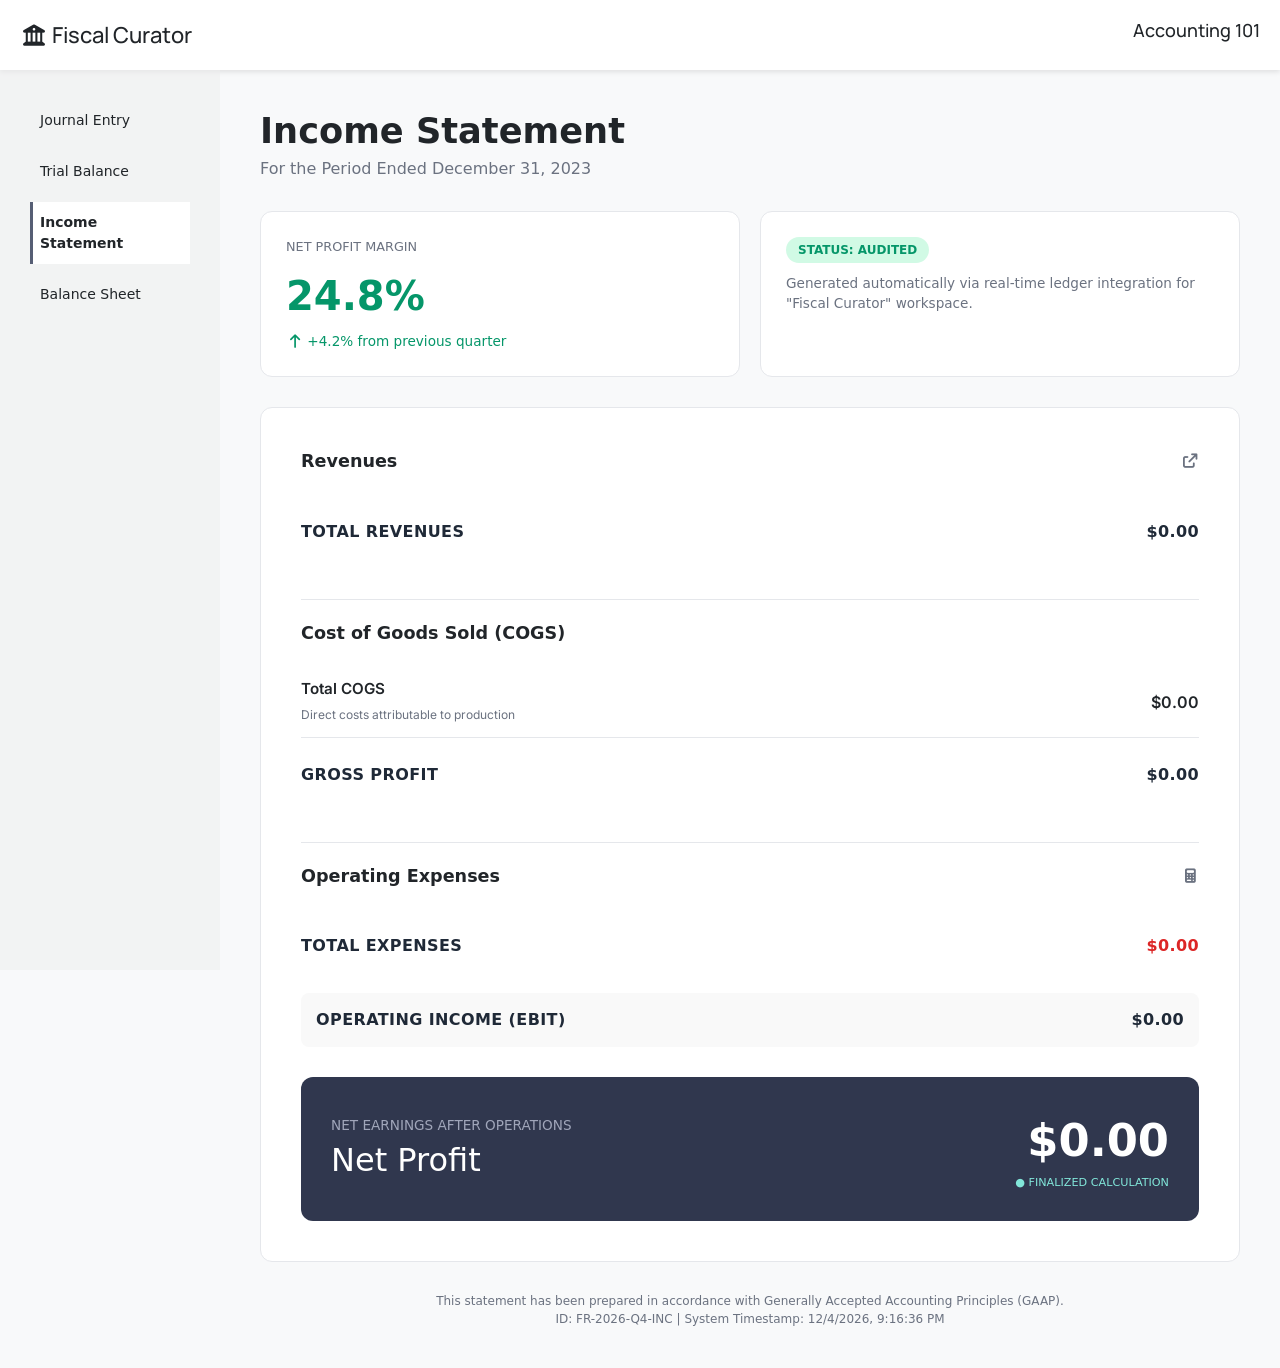
<file: income-statement.html>
<!DOCTYPE html>
<html lang="en">

<head>
    <meta charset="UTF-8">
    <meta name="viewport" content="width=device-width, initial-scale=1.0">
    <title>Fiscal Curator - Income Statement</title>
    <link href="https://fonts.googleapis.com/css2?family=Inter:wght@400;500;600;700&family=Manrope&display=swap"
        rel="stylesheet">
    <link rel="stylesheet" href="./css/style.css">
    <link rel="stylesheet" href="./css/all.min.css">
    <link rel="stylesheet" href="./css/bootstrap.min.css">
    <style>
        :root {
            --bg-color: #f8f9fa;
            --main-bg: #ffffff;
            --text-primary: #1f2937;
            --text-secondary: #6b7280;
            --accent-green: #059669;
            --status-green-bg: #d1fae5;
            --expense-red: #dc2626;
            --dark-blue-footer: #30374e;
            --border-color: #e5e7eb;
        }

        body {
            background-color: var(--bg-color);
            margin: 0;
        }

        .main {
            flex: 1;
            padding: 40px;
            overflow-y: auto;
        }

        .report-header {
            margin-bottom: 30px;
        }

        .report-title {
            font-size: 2.2rem;
            font-weight: 700;
            margin-bottom: 5px;
        }

        .summary-cards {
            display: grid;
            grid-template-columns: repeat(2, 1fr);
            gap: 20px;
            margin-bottom: 30px;
        }

        .card-custom {
            background-color: var(--main-bg);
            padding: 25px;
            border-radius: 12px;
            border: 1px solid var(--border-color);
        }

        .card-label {
            font-size: 0.8rem;
            text-transform: uppercase;
            color: var(--text-secondary);
            margin-bottom: 10px;
        }

        .card-value {
            font-size: 2.5rem;
            font-weight: 700;
            color: var(--accent-green);
        }

        .statement-box {
            background-color: var(--main-bg);
            border-radius: 12px;
            border: 1px solid var(--border-color);
            padding: 40px;
        }

        .section-header-title {
            font-size: 1.1rem;
            font-weight: 600;
            margin-bottom: 20px;
            display: flex;
            justify-content: space-between;
            align-items: center;
        }

        .section-header-title i {
            font-size: 0.9rem;
            color: var(--text-secondary);
        }

        .section-header-title:not(:first-child) {
            margin-top: 40px;
        }

        .data-table-custom {
            width: 100%;
            border-collapse: collapse;
            margin-bottom: 10px;
        }

        .data-table-custom td {
            padding: 12px 0;
            border-bottom: 1px solid var(--border-color);
            text-align: left;
        }

        .item-name {
            font-weight: 600;
            display: block;
            font-size: 0.95rem;
        }

        .item-sub {
            font-size: 0.75rem;
            color: var(--text-secondary);
        }

        td.item-val {
            text-align: right;
        }

        .item-val {
            text-align: right;
            font-weight: 600;
            font-size: 1rem;

        }

        .total-line {
            display: flex;
            justify-content: space-between;
            padding: 15px 0;
            font-weight: 700;
            font-size: 1rem;
            text-transform: uppercase;
            letter-spacing: 0.025em;
            color: var(--text-primary);
        }

        .profit-footer {
            background-color: var(--dark-blue-footer);
            color: #fff;
            padding: 30px;
            border-radius: 12px;
            display: flex;
            justify-content: space-between;
            align-items: center;
            margin-top: 30px;
        }

        .footer-val {
            font-size: 2.8rem;
            font-weight: 700;
        }

        .disclaimer {
            margin-top: 30px;
            text-align: center;
            font-size: 0.75rem;
            color: var(--text-secondary);
        }
    </style>
</head>

<body>

    <header class="topbar">
        <h1><i class="fa-solid fa-building-columns"></i> Fiscal Curator</h1>
        <h2>Accounting 101</h2>
    </header>

    <div class="container-section">
        <aside class="sidebar">
            <ul>
                <li><a href="index.html">Journal Entry</a></li>
                <li><a href="#">Trial Balance</a></li>
                <li class="active"><a href="incomestatement.html">Income Statement</a></li>
                <li><a href="#">Balance Sheet</a></li>
            </ul>
        </aside>

        <main class="main">
            <div class="report-header">
                <h1 class="report-title">Income Statement</h1>
                <p id="statementPeriod" style="color: var(--text-secondary);">For the Period Ended December 31, 2023</p>
            </div>

            <div class="summary-cards">
                <div class="card-custom">
                    <div class="card-label">Net Profit Margin</div>
                    <div class="card-value" id="marginDisplay">24.8%</div>
                    <div style="font-size: 0.85rem; color: var(--accent-green); margin-top: 5px;">
                        <i class="fas fa-arrow-up"></i> +4.2% from previous quarter
                    </div>
                </div>
                <div class="card-custom">
                    <div
                        style="background: var(--status-green-bg); color: var(--accent-green); padding: 4px 12px; border-radius: 20px; font-size: 0.75rem; font-weight: 700; display: inline-block; margin-bottom: 10px;">
                        STATUS: AUDITED</div>
                    <p style="font-size: 0.85rem; color: var(--text-secondary);">Generated automatically via real-time
                        ledger integration for "Fiscal Curator" workspace.</p>
                </div>
            </div>

            <div class="statement-box">

                <div class="section-header-title">
                    <span>Revenues</span>
                    <i class="fas fa-arrow-up-right-from-square"></i>
                </div>
                <table class="data-table-custom">
                    <tbody id="revenueTable"></tbody>
                </table>
                <div class="total-line">
                    <span>Total Revenues</span>
                    <span id="totalRevenue">$0.00</span>
                </div>

                <div class="section-header-title" style="border-top: 1px solid var(--border-color); padding-top: 20px;">
                    <span>Cost of Goods Sold (COGS)</span>
                </div>
                <table class="data-table-custom">
                    <tbody>
                        <tr>
                            <td><span class="item-name">Total COGS</span><span class="item-sub">Direct costs
                                    attributable to production</span></td>
                            <td class="item-val">$0.00</td>
                        </tr>
                    </tbody>
                </table>
                <div class="total-line">
                    <span>Gross Profit</span>
                    <span id="grossProfit">$0.00</span>
                </div>

                <div class="section-header-title" style="border-top: 1px solid var(--border-color); padding-top: 20px;">
                    <span>Operating Expenses</span>
                    <i class="fas fa-calculator"></i>
                </div>
                <table class="data-table-custom">
                    <tbody id="expenseTable"></tbody>
                </table>
                <div class="total-line">
                    <span>Total Expenses</span>
                    <span id="totalExpense" style="color: var(--expense-red);">$0.00</span>
                </div>

                <div class="total-line"
                    style="margin-top: 20px; background: #f9f9f9; padding: 15px; border-radius: 8px;">
                    <span>Operating Income (EBIT)</span>
                    <span id="operatingIncome">$0.00</span>
                </div>

                <div class="profit-footer">
                    <div>
                        <div style="font-size: 0.85rem; text-transform: uppercase; color: #a0a6ba;">Net Earnings After
                            Operations</div>
                        <div class="footer-label" style="font-size: 2rem;">Net Profit</div>
                    </div>
                    <div style="text-align: right;">
                        <div class="footer-val" id="netIncomeValue">$0.00</div>
                        <div style="font-size: 0.7rem; color: #81e6d9;">● FINALIZED CALCULATION</div>
                    </div>
                </div>
            </div>

            <div class="disclaimer">
                This statement has been prepared in accordance with Generally Accepted Accounting Principles (GAAP).
                <br>
                ID: FR-2026-Q4-INC | System Timestamp: <span id="idDisplay"></span>
            </div>
        </main>
    </div>

    <script>
        function renderStatement() {
            const entries = JSON.parse(localStorage.getItem("entries")) || [];
            const revenueTable = document.getElementById("revenueTable");
            const expenseTable = document.getElementById("expenseTable");

            let totalRev = 0;
            let totalExp = 0;

            revenueTable.innerHTML = "";
            expenseTable.innerHTML = "";

            entries.forEach(entry => {
                if (entry.type === "Revenue") {
                    totalRev += (entry.credit || 0);
                    revenueTable.innerHTML += `
                        <tr>
                            <td><span class="item-name">${entry.name}</span><span class="item-sub">Core hardware and physical goods</span></td>
                            <td class="item-val">$${(entry.credit || 0).toLocaleString(undefined, { minimumFractionDigits: 2 })}</td>
                        </tr>`;
                } else if (entry.type === "Expense") {
                    totalExp += (entry.debit || 0);
                    expenseTable.innerHTML += `
                        <tr>
                            <td><span class="item-name">${entry.name}</span><span class="item-sub">Operating and administrative expenses</span></td>
                            <td class="item-val">$${(entry.debit || 0).toLocaleString(undefined, { minimumFractionDigits: 2 })}</td>
                        </tr>`;
                }
            });

            const grossProfit = totalRev;
            const operatingIncome = grossProfit - totalExp;
            const netIncome = operatingIncome;

            document.getElementById("totalRevenue").innerText = "$" + totalRev.toLocaleString(undefined, { minimumFractionDigits: 2 });
            document.getElementById("grossProfit").innerText = "$" + grossProfit.toLocaleString(undefined, { minimumFractionDigits: 2 });
            document.getElementById("totalExpense").innerText = "$" + totalExp.toLocaleString(undefined, { minimumFractionDigits: 2 });
            document.getElementById("operatingIncome").innerText = "$" + operatingIncome.toLocaleString(undefined, { minimumFractionDigits: 2 });
            document.getElementById("netIncomeValue").innerText = "$" + netIncome.toLocaleString(undefined, { minimumFractionDigits: 2 });

            if (totalRev > 0) {
                document.getElementById('marginDisplay').innerText = ((netIncome / totalRev) * 100).toFixed(1) + "%";
            }

            document.getElementById('idDisplay').innerText = new Date().toLocaleString();
        }
        window.onload = renderStatement;
    </script>
</body>

</html>
</file>
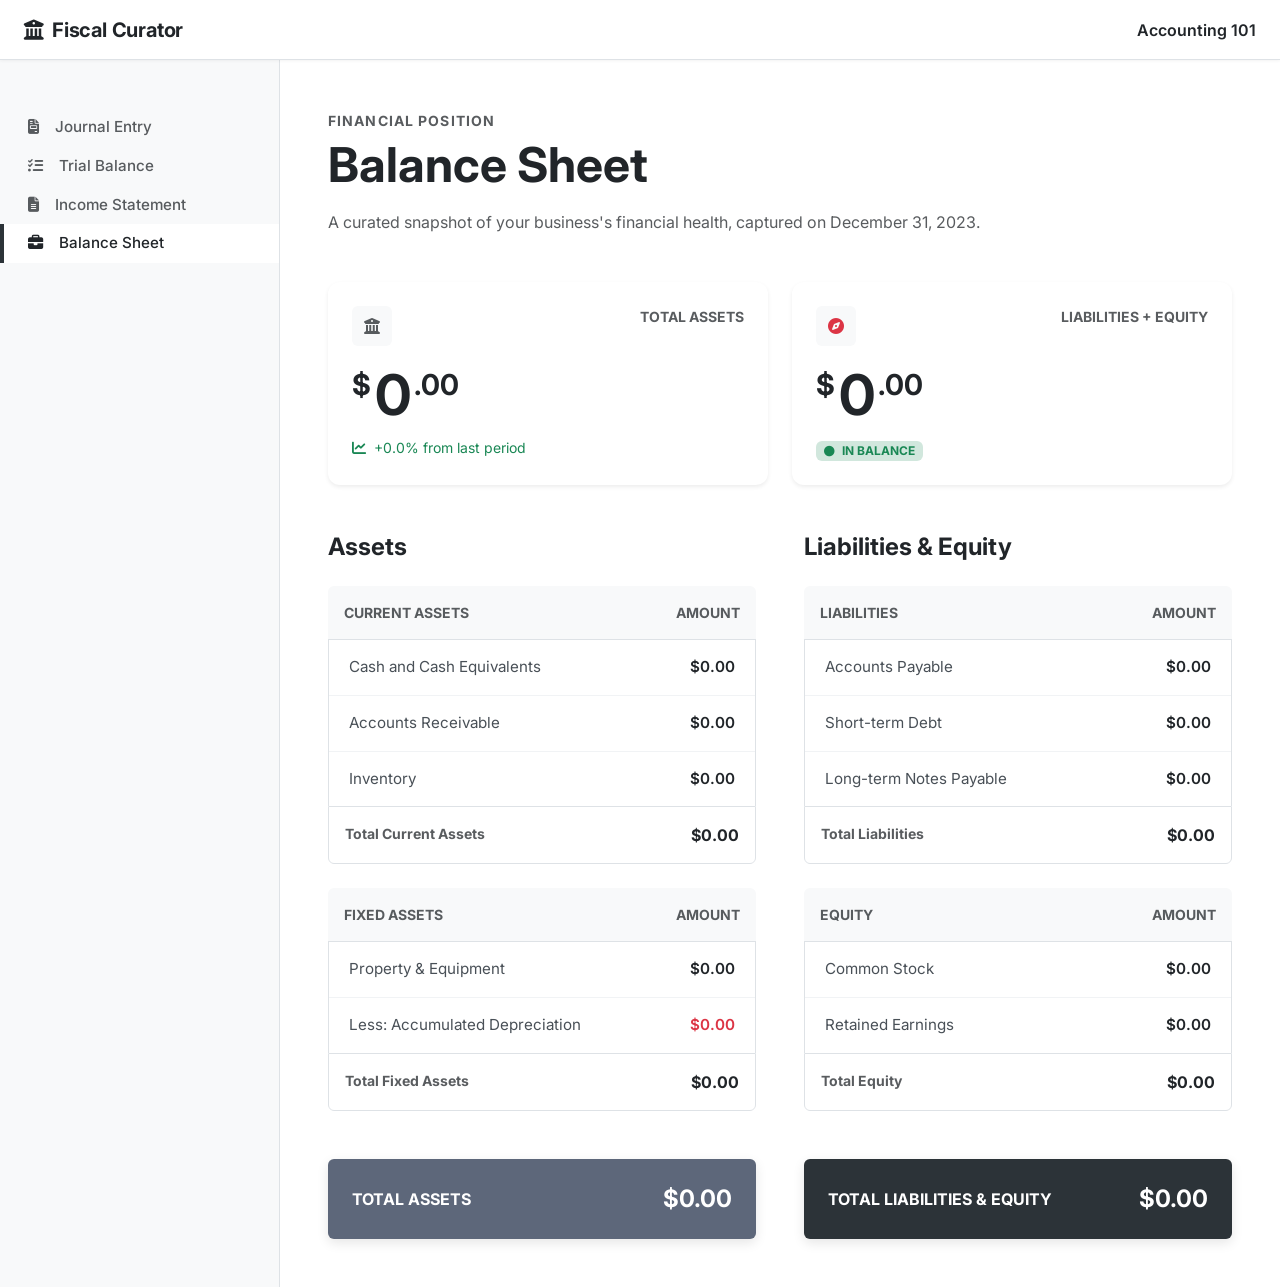
<file: balance-sheet#AC/balance-sheet.html>
<!DOCTYPE html>
<html lang="ar" dir="ltr">
<head>
    <meta charset="UTF-8">
    <meta name="viewport" content="width=device-width, initial-scale=1.0">
    <title>Fiscal Curator - Balance Sheet</title>
    
    <!-- روابط المكتبات الخارجية: Bootstrap و Font Awesome و Google Fonts -->
    <link href="https://cdn.jsdelivr.net/npm/bootstrap@5.3.0/dist/css/bootstrap.min.css" rel="stylesheet">
    <link href="https://cdnjs.cloudflare.com/ajax/libs/font-awesome/6.4.0/css/all.min.css" rel="stylesheet">
    <link href="https://fonts.googleapis.com/css2?family=Inter:wght@400;500;600;700&display=swap" rel="stylesheet">
    
    <!-- م (Custom Styles) -->
    <link rel="stylesheet" href="balance-sheet.css">
</head>
<body>
    <!--  (Top Header) -->
    <header class="top-header border-bottom bg-white sticky-top py-2 px-4 d-flex justify-content-between align-items-center">
        <div class="header-left d-flex align-items-center">
            <i class="fas fa-building-columns me-2" id="header-logo-icon"></i>
            <span class="fw-bold fs-5" id="header-brand-name">Fiscal Curator</span>
        </div>
        <div class="header-right">
            <span class="fw-semibold text-dark" id="header-course-name">Accounting 101</span>
        </div>
    </header>

    <div class="container-fluid p-0 d-flex min-vh-100">
        <!-- دا المفروض للتنقل بين أجزاء النظام المحاسبي للقائمة الجانبية (Sidebar Navigation)  -->
        <aside class="sidebar bg-light d-none d-md-block">
            <div class="sidebar-header p-4">
                
            </div>
            <nav class="sidebar-nav">
                <a href="#" class="nav-link px-4 py-2 text-muted">
                    <i class="fas fa-file-invoice me-3"></i>Journal Entry
                </a>
                <a href="#" class="nav-link px-4 py-2 text-muted">
                    <i class="fas fa-list-check me-3"></i>Trial Balance
                </a>
                <a href="#" class="nav-link px-4 py-2 text-muted">
                    <i class="fas fa-file-lines me-3"></i>Income Statement
                </a>
                <a href="#" class="nav-link px-4 py-2 active">
                    <i class="fas fa-briefcase me-3"></i>Balance Sheet
                </a>
            </nav>
        </aside>

        <!--  يعرض الميزانية العمومية والبيانات المالية -->
        <main class="main-content flex-grow-1 p-4 p-md-5">
            
            <!--  المفروض نربطهم ببعض علشان التنقل الفرعي (journal Trial Income Balance Sheet)  -->

            <!-- مش عارفة الصراحة كدا فاهمة صح ولا لم افهم جيدا؟ انا اعتبرت ان التاريخ افتراضي ف دا كدا  عنوان الصفحة وتاريخ الميزانية -->
            <section class="content-header mb-5">
                <span class="text-uppercase text-muted small fw-bold tracking-wider">FINANCIAL POSITION</span>
                <h1 class="display-5 fw-bold mt-1 mb-3">Balance Sheet</h1>
                <p class="text-muted">A curated snapshot of your business's financial health, captured on <span id="as-of-date">December 31, 2023</span>.</p>
            </section>

            <!--  عرض لإجمالي الأصول والخصوم وحقوق الملكية -->
            <div class="row g-4 mb-5">
                <!--  إجمالي الأصول -->
                <div class="col-md-6">
                    <div class="card summary-card h-100 border-0 shadow-sm p-4">
                        <div class="d-flex justify-content-between align-items-start mb-3">
                            <div class="icon-box bg-light p-2 rounded">
                                <i class="fas fa-building-columns text-muted"></i>
                            </div>
                            <span class="text-uppercase text-muted small fw-bold">TOTAL ASSETS</span>
                        </div>
                        <div class="amount-display">
                            <span class="currency h2 fw-bold">$</span>
                            <span class="value display-4 fw-bold" id="total-assets-value">0</span>
                            <span class="decimals h2 fw-bold">.00</span>
                        </div>
                        <div class="trend mt-2 text-success small">
                            <i class="fas fa-chart-line me-1"></i>
                            <span id="asset-trend-text">+0%</span>
                        </div>
                    </div>
                </div>
                <!-- وحقوق الملكية  LIABILITIES ا اجمالي -->
                <div class="col-md-6">
                    <div class="card summary-card h-100 border-0 shadow-sm p-4">
                        <div class="d-flex justify-content-between align-items-start mb-3">
                            <div class="icon-box bg-light p-2 rounded">
                                <i class="fas fa-compass text-danger"></i>
                            </div>
                            <span class="text-uppercase text-muted small fw-bold">LIABILITIES + EQUITY</span>
                        </div>
                        <div class="amount-display">
                            <span class="currency h2 fw-bold">$</span>
                            <span class="value display-4 fw-bold" id="total-liabilities-equity-value">0</span>
                            <span class="decimals h2 fw-bold">.00</span>
                        </div>
                        <div class="status mt-2">
                            <span class="badge bg-success-subtle text-success px-2 py-1">
                                <i class="fas fa-circle small me-1"></i> IN BALANCE
                            </span>
                        </div>
                    </div>
                </div>
            </div>

            <!--  (Financial Detail Tables)-->
            <div class="row g-5">
                <!--العمود الأيسل (Assets) -->
                <div class="col-lg-6">
                    <h3 class="h4 fw-bold mb-4">Assets</h3>
                    
                    <!-- قسم الأصول المتداولة -->
                    <div class="table-container mb-4">
                        <div class="table-header d-flex justify-content-between p-3 bg-light rounded-top">
                            <span class="text-uppercase small fw-bold text-muted">CURRENT ASSETS</span>
                            <span class="text-uppercase small fw-bold text-muted">AMOUNT</span>
                        </div>
                        <div id="current-assets-list" class="table-body border-start border-end">
                            <!--   عبشان البيانات تكون  تلقائيا JavaScript -->
                        </div>
                        <div class="table-footer d-flex justify-content-between p-3 border rounded-bottom bg-white">
                            <span class="fw-bold small text-muted">Total Current Assets</span>
                            <span class="fw-bold" id="total-current-assets">$0.00</span>
                        </div>
                    </div>

                    <!-- قسم الأصول الثابتة -->
                    <div class="table-container mb-4">
                        <div class="table-header d-flex justify-content-between p-3 bg-light rounded-top">
                            <span class="text-uppercase small fw-bold text-muted">FIXED ASSETS</span>
                            <span class="text-uppercase small fw-bold text-muted">AMOUNT</span>
                        </div>
                        <div id="fixed-assets-list" class="table-body border-start border-end">
                            <!--   عبشان البيانات تكون  تلقائيا JavaScript -->
                        </div>
                        <div class="table-footer d-flex justify-content-between p-3 border rounded-bottom bg-white">
                            <span class="fw-bold small text-muted">Total Fixed Assets</span>
                            <span class="fw-bold" id="total-fixed-assets">$0.00</span>
                        </div>
                    </div>

                    <!--  إجمالي الأصول النهائي -->
                    <div class="total-bar bg-dark-blue text-white p-4 rounded d-flex justify-content-between align-items-center mt-5">
                        <span class="text-uppercase fw-bold">TOTAL ASSETS</span>
                        <span class="h4 mb-0 fw-bold" id="grand-total-assets">$0.00</span>
                    </div>
                </div>

                <!-- (Liabilities & Equity) -->
                <div class="col-lg-6">
                    <h3 class="h4 fw-bold mb-4">Liabilities & Equity</h3>

                    <!-- Liabilities قسمم -->
                    <div class="table-container mb-4">
                        <div class="table-header d-flex justify-content-between p-3 bg-light rounded-top">
                            <span class="text-uppercase small fw-bold text-muted">LIABILITIES</span>
                            <span class="text-uppercase small fw-bold text-muted">AMOUNT</span>
                        </div>
                        <div id="liabilities-list" class="table-body border-start border-end">
                            <!--   عبشان البيانات تكون  تلقائيا JavaScript -->
                        </div>
                        <div class="table-footer d-flex justify-content-between p-3 border rounded-bottom bg-white">
                            <span class="fw-bold small text-muted">Total Liabilities</span>
                            <span class="fw-bold" id="total-liabilities">$0.00</span>
                        </div>
                    </div>

                    <!-- قسم حقوق الملكية -->
                    <div class="table-container mb-4">
                        <div class="table-header d-flex justify-content-between p-3 bg-light rounded-top">
                            <span class="text-uppercase small fw-bold text-muted">EQUITY</span>
                            <span class="text-uppercase small fw-bold text-muted">AMOUNT</span>
                        </div>
                        <div id="equity-list" class="table-body border-start border-end">
                           <!--   عبشان البيانات تكون  تلقائيا JavaScript -->
                        </div>
                        <div class="table-footer d-flex justify-content-between p-3 border rounded-bottom bg-white">
                            <span class="fw-bold small text-muted">Total Equity</span>
                            <span class="fw-bold" id="total-equity">$0.00</span>
                        </div>
                    </div>

                    <!--  إجمالي الديون وحقوق الملكية النهائي -->
                    <div class="total-bar bg-dark-slate text-white p-4 rounded d-flex justify-content-between align-items-center mt-5">
                        <span class="text-uppercase fw-bold">TOTAL LIABILITIES & EQUITY</span>
                        <span class="h4 mb-0 fw-bold" id="grand-total-liabilities-equity">$0.00</span>
                    </div>
                </div>
            </div>
        </main>
    </div>

    <!-- JavaScriptو Bootstrap ملفات -->
    <script src="https://cdn.jsdelivr.net/npm/bootstrap@5.3.0/dist/js/bootstrap.bundle.min.js"></script>
    <script src="balance-sheet.js"></script>
</body>
</html>
</file>
<file: css/style.css>
:root {
    --bg-color: #f7f9fb;
    --white: #ffffff;
    --section-bg: #eeeeee85;
    --primary-color: #565e74;
    --border-color: #dddddd;
    --input-border: #cccccc;
    --debit-color: green;
    --credit-color: red;
    --shadow: rgba(0, 0, 0, 0.1);

    --border-r: 5px;
}

/* Global */
body {
    margin: 0;
    font-family: 'Inter', sans-serif;
    background: var(--bg-color);
}

/* Topbar */
.topbar {
    display: flex;
    align-items: center;
    justify-content: space-between;
    background: var(--white);
    font-family: 'Manrope', sans-serif;
    font-weight: bold;
    box-shadow: 0 2px 5px var(--shadow);
    padding: 20px;

    h1 {
        margin: 0;
        font-size: 22px;
    }

    h2 {
        font-family: 'Manrope';
        font-size: 18px;
    }
}

/* Layout */
.container-section {
    display: flex;
}

/* Sidebar */
.sidebar {
    position: relative;
    width: 220px;
    background: var(--section-bg);
    height: 100vh;
    padding: 20px;

    a {
        text-decoration: none;
        color: inherit;
    }
}


.sidebar ul {
    list-style: none;
    padding: 0;
}

.sidebar li {
    position: relative;
    margin: 10px ;
    padding: 10px;
    cursor: pointer;
    font-size: 14px;
    transition: all 0.2s ease-in-out;
}

li:hover {
    background: var(--white);
    font-weight: bold;
}

.sidebar .active {
    background: var(--white);
    font-weight: bold;
}

.sidebar .active::after {
    content: '';
    display: block;
    width: 3px;
    height: 100%;
    background: var(--primary-color);
    position: absolute;
    left: 0;
    top: 0;
}

/* Main */
.main {
    flex: 1;
    padding: 20px;
}

/* Form */
.form {
    display: grid;
    grid-template-columns: repeat(2, 1fr);
    gap: 10px;
    background: var(--white);
    padding: 20px;
    border-radius: var(--border-r);
}

.form input,
.form select {
    padding: 10px;
    border: 1px solid transparent;
    background: var(--section-bg);
    border-radius: var(--border-r);
}

.form button {
    grid-column: span 2;
    padding: 10px 20px;
    background: var(--primary-color);
    color: var(--white);
    border: none;
    cursor: pointer;
    width: fit-content;
    border-radius: var(--border-r);
    transition: all 0.2s ease-in-out;
}
.form button:hover {
    box-shadow: 0 2px 5px var(--primary-color);

}
/* Table title */
.title {
    display: flex;
    align-items: center;
    justify-content: space-between;
    margin-top: 20px;
    padding: 10px 0;
}
#totalDebit {
    color: var(--debit-color);
}
#totalCredit {
    color: var(--credit-color);
}
.totalCredit {
    color: var(--credit-color);
}
/* Table */
table {
    width: 100%;
    margin-top: 20px;
    background: var(--white);
    border-collapse: collapse;
}

table th,
table td {
    font-family: "Inter", sans-serif;
    padding: 10px 5px;
    border-bottom: 1px solid var(--border-color);
    text-align: center;
}

table td:nth-child(4) {
    background: var(--section-bg);
}

table td:nth-child(5) {
    color: var(--debit-color);
}

table td:nth-child(6) {
    color: var(--credit-color);
}

.delete-btn {
    background: transparent;
    border: none;
    cursor: pointer;
    font-size: 16px;
    transition: 0.3s;
    opacity: 0.6;
}

.delete-btn:hover {
    color: red;
    transform: scale(1.2);
    opacity: 1;
}

#status {
    margin-top: 20px;
    font-family: 'Manrope', sans-serif;
    font-size: 18px;
    text-align: end;
}
</file>
<file: balance-sheet#AC/balance-sheet.css>
/*بسم الله الرحمن الرحيم*/
/* 
 Fiscal Curator - Balance Sheet Stylesheet
  Bootstrap 5 */

/* المتغيرات العامة  */
:root {
    --primary-font: 'Inter', sans-serif;
    --bg-light: #f8f9fa;
    --sidebar-bg: #f0f2f5;
    --text-muted: #6c757d;
    --dark-blue: #5d677a;
    --dark-slate: #2c3338;
    --success-green: #28a745;
    --danger-red: #dc3545;
    --border-color: #dee2e6;
}

 /*  (Body) */
body {
    font-family: var(--primary-font);
    background-color: #ffffff;
    color: #212529;
}

/*  تنسيقات الهيدر العلوي  */
.top-header {
    z-index: 1030; /*  علشان نضمن ان  الهيدر  يكون فوق العناصر الأخرى */
    height: 60px;
    background-color: #ffffff;
    box-shadow: 0 1px 3px rgba(0,0,0,0.05);
}

.top-header #header-logo-icon {
    font-size: 1.25rem;
    color: #212529;
}

.top-header #header-brand-name {
    letter-spacing: -0.01em;
}

/*  تنسيقات القائمة الجانبية (Sidebar) */
.sidebar {
    width: 280px;
    background-color: var(--sidebar-bg);
    border-right: 1px solid var(--border-color);
}

.sidebar .nav-link {
    font-size: 0.95rem;
    font-weight: 500;
    transition: all 0.2s ease;
    border-left: 4px solid transparent;
}

.sidebar .nav-link:hover {
    background-color: #e9ecef;
}

.sidebar .nav-link.active {
    background-color: #ffffff;
    color: #212529 !important;
    border-left-color: var(--dark-slate);
}

/*  تنسيقات المحتوى الرئيسي  */
.main-content {
    background-color: #ffffff;
}

.tracking-wider {
    letter-spacing: 0.08em;
}

/*  (Summary Cards)  */
.summary-card {
    border-radius: 12px;
    background: #ffffff;
    transition: transform 0.2s ease;
}

.summary-card .icon-box {
    width: 40px;
    height: 40px;
    display: flex;
    align-items: center;
    justify-content: center;
}

/* علشان ننسق عرض المبالغ المالية */
.amount-display .value {
    letter-spacing: -0.02em;
    font-size: 3.5rem;
}

.amount-display .currency,
.amount-display .decimals {
    font-size: 1.8rem;
    position: relative;
    top: -1.2rem;
}


.bg-success-subtle {
    background-color: #e8f5e9;
}

/*  تنسيقات الجداول المالية  (Financial Tables)   */
.table-container {
    overflow: hidden;
}

.table-header {
    border-bottom: 1px solid var(--border-color);
}

/* تنسيق صفوف البيانات الفردية */
.table-row {
    display: flex;
    justify-content: space-between;
    padding: 1rem 1.25rem;
    border-bottom: 1px solid #f1f3f5;
    background-color: #ffffff;
}

.table-row:last-child {
    border-bottom: none;
}

.table-row .label {
    font-weight: 400;
    color: #495057;
    font-size: 0.95rem;
}

.table-row .value {
    font-weight: 600;
    color: #212529;
    font-size: 0.95rem;
}

.table-footer {
    background-color: #ffffff;
}

/*  تنسيقات أشرطة الإجمالي النهائي   */
.bg-dark-blue {
    background-color: #5d677a;
}

.bg-dark-slate {
    background-color: #2c3338;
}

.total-bar {
    box-shadow: 0 4px 12px rgba(0, 0, 0, 0.1);
    min-height: 80px;
}


@media (max-width: 768px) {
    .sidebar {
        display: none; 
    }
    
    .amount-display .value {
        font-size: 2.5rem;
    }
    
    .main-content {
        padding: 2rem 1rem !important;
    }

    .top-header {
        padding: 0 1rem !important;
    }
}
</file>
